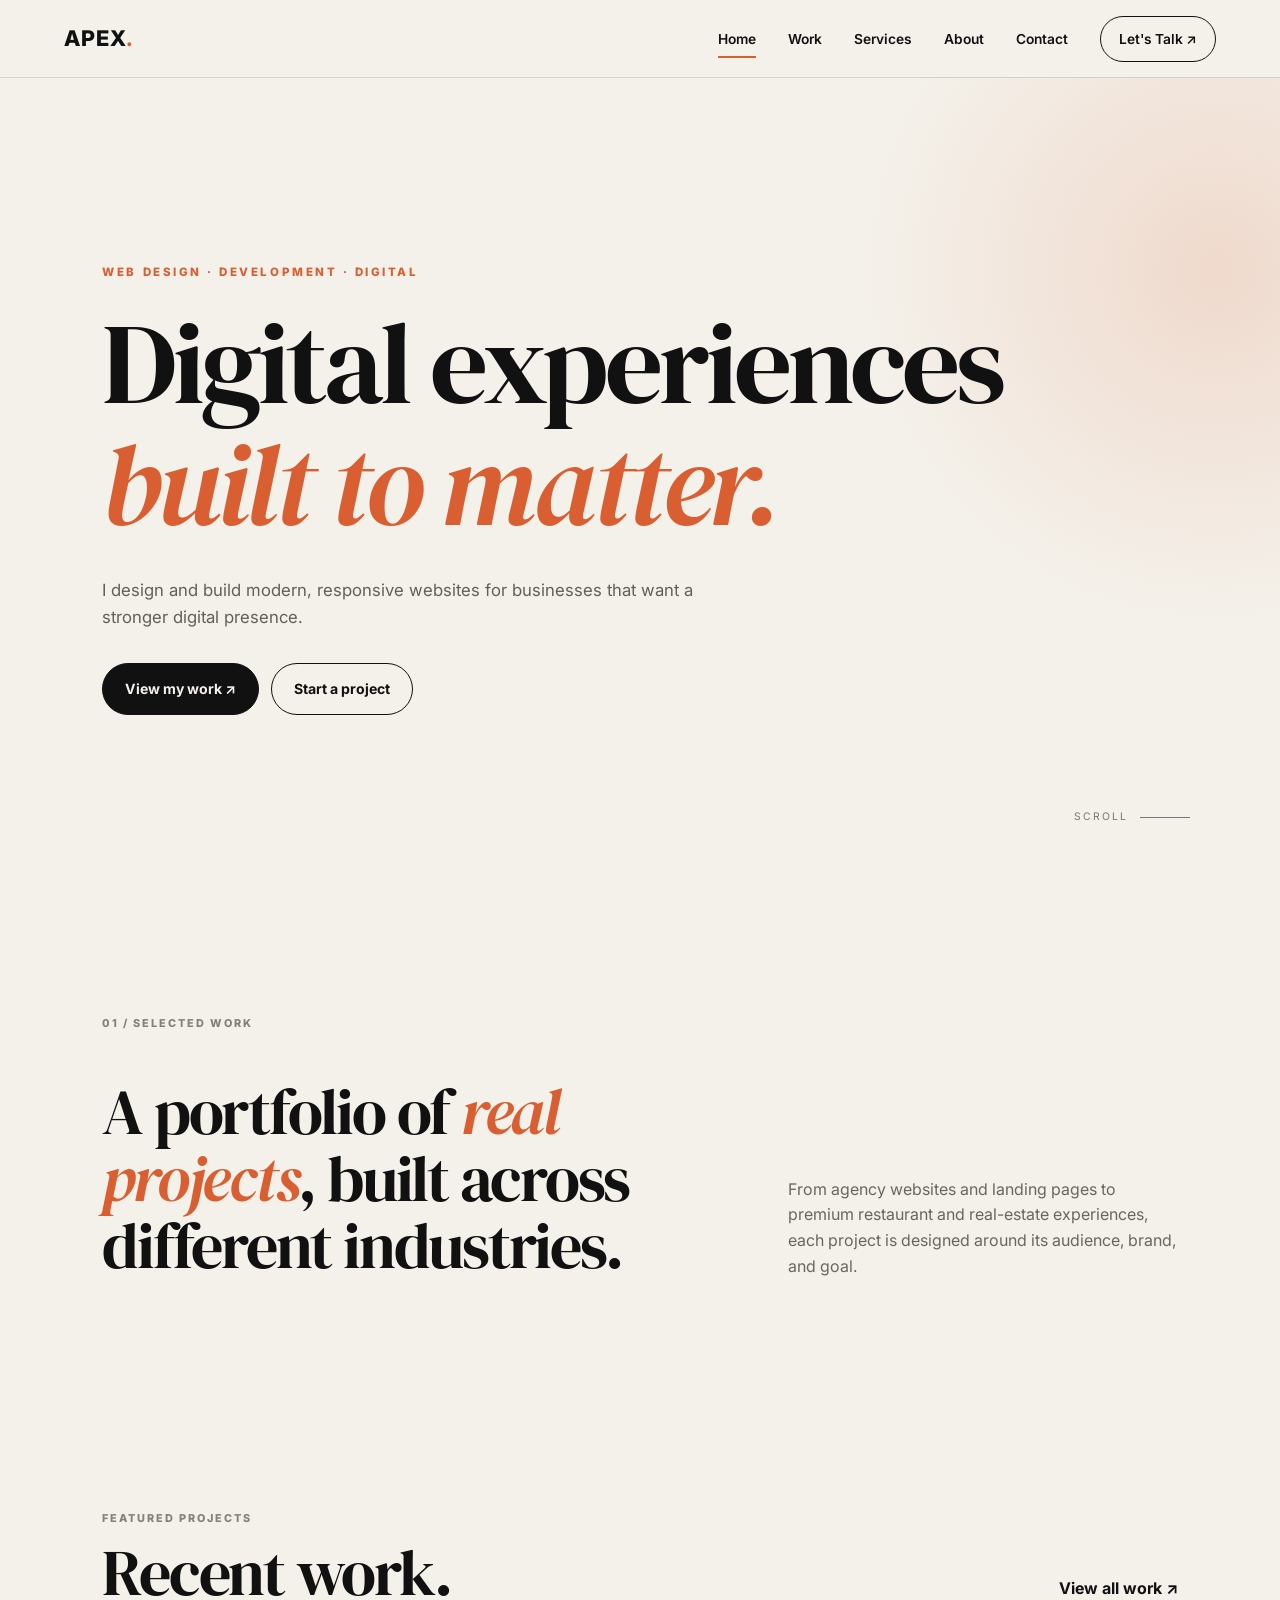
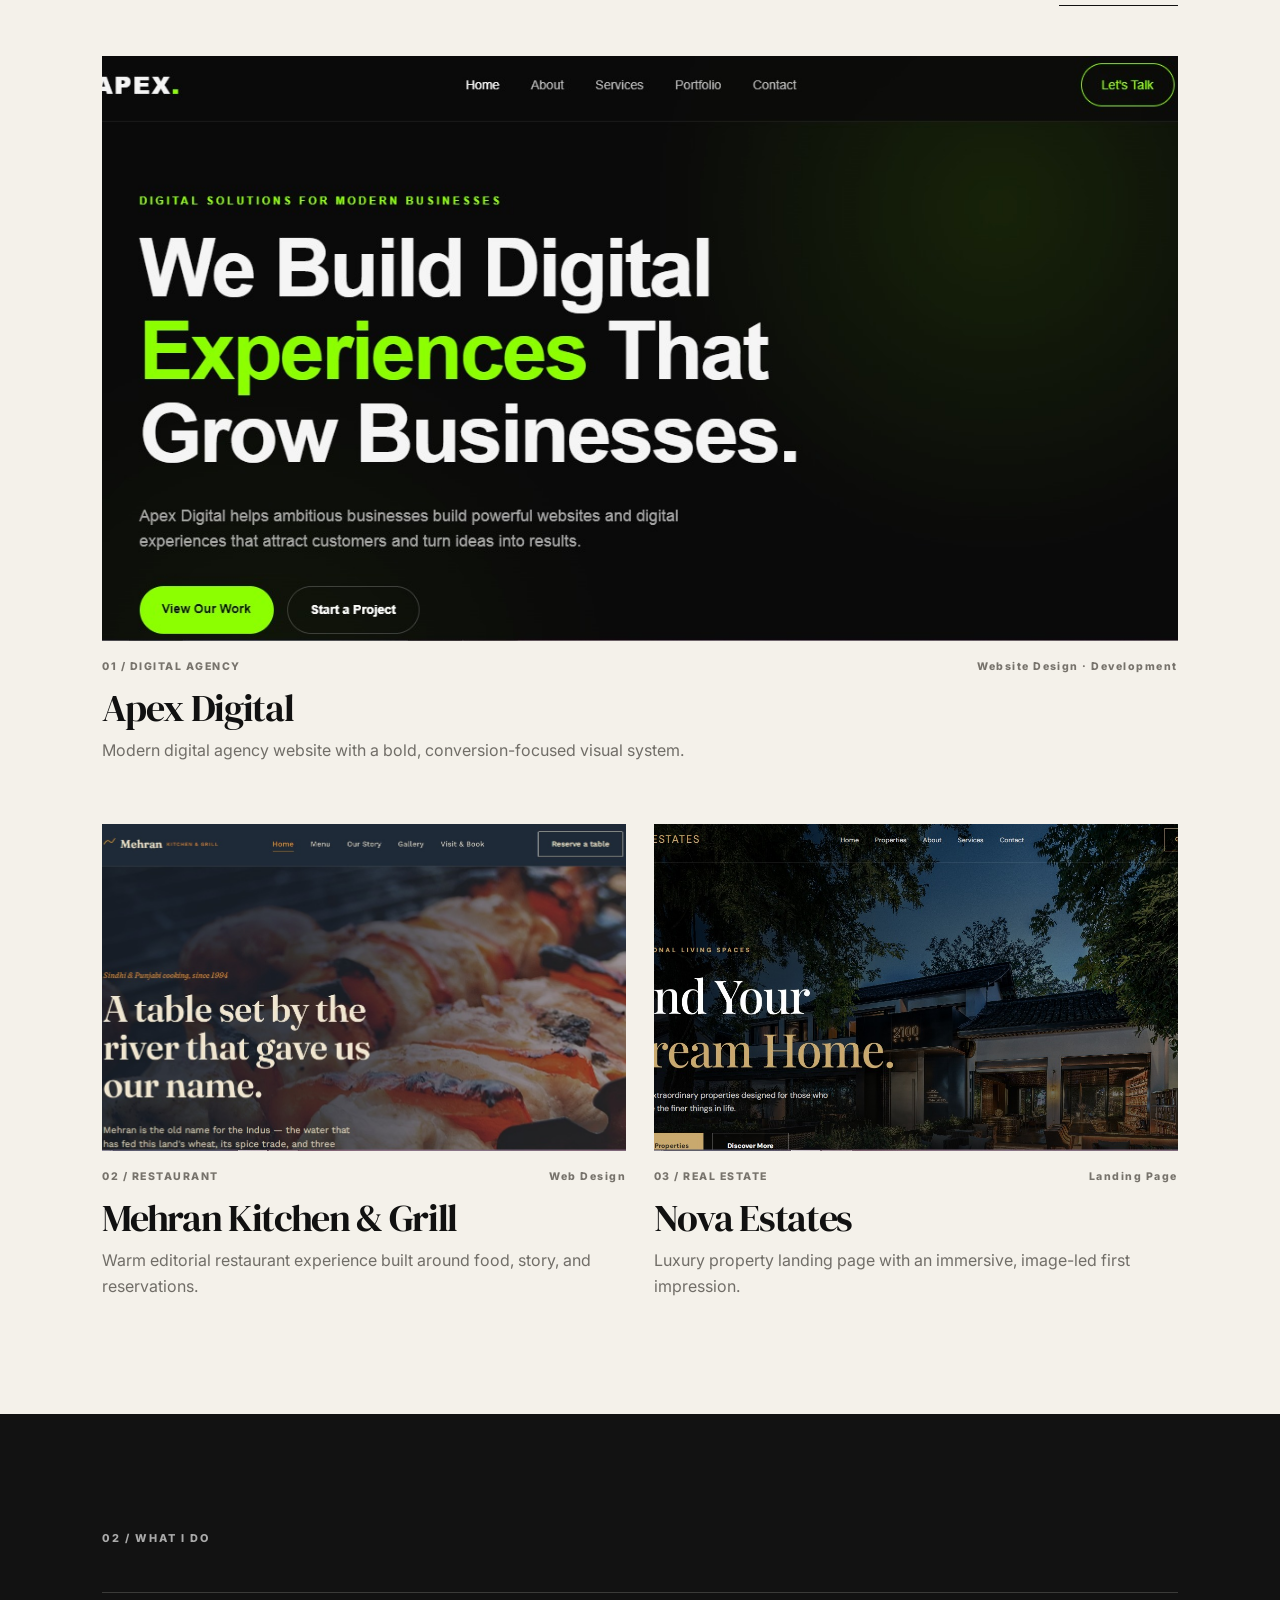
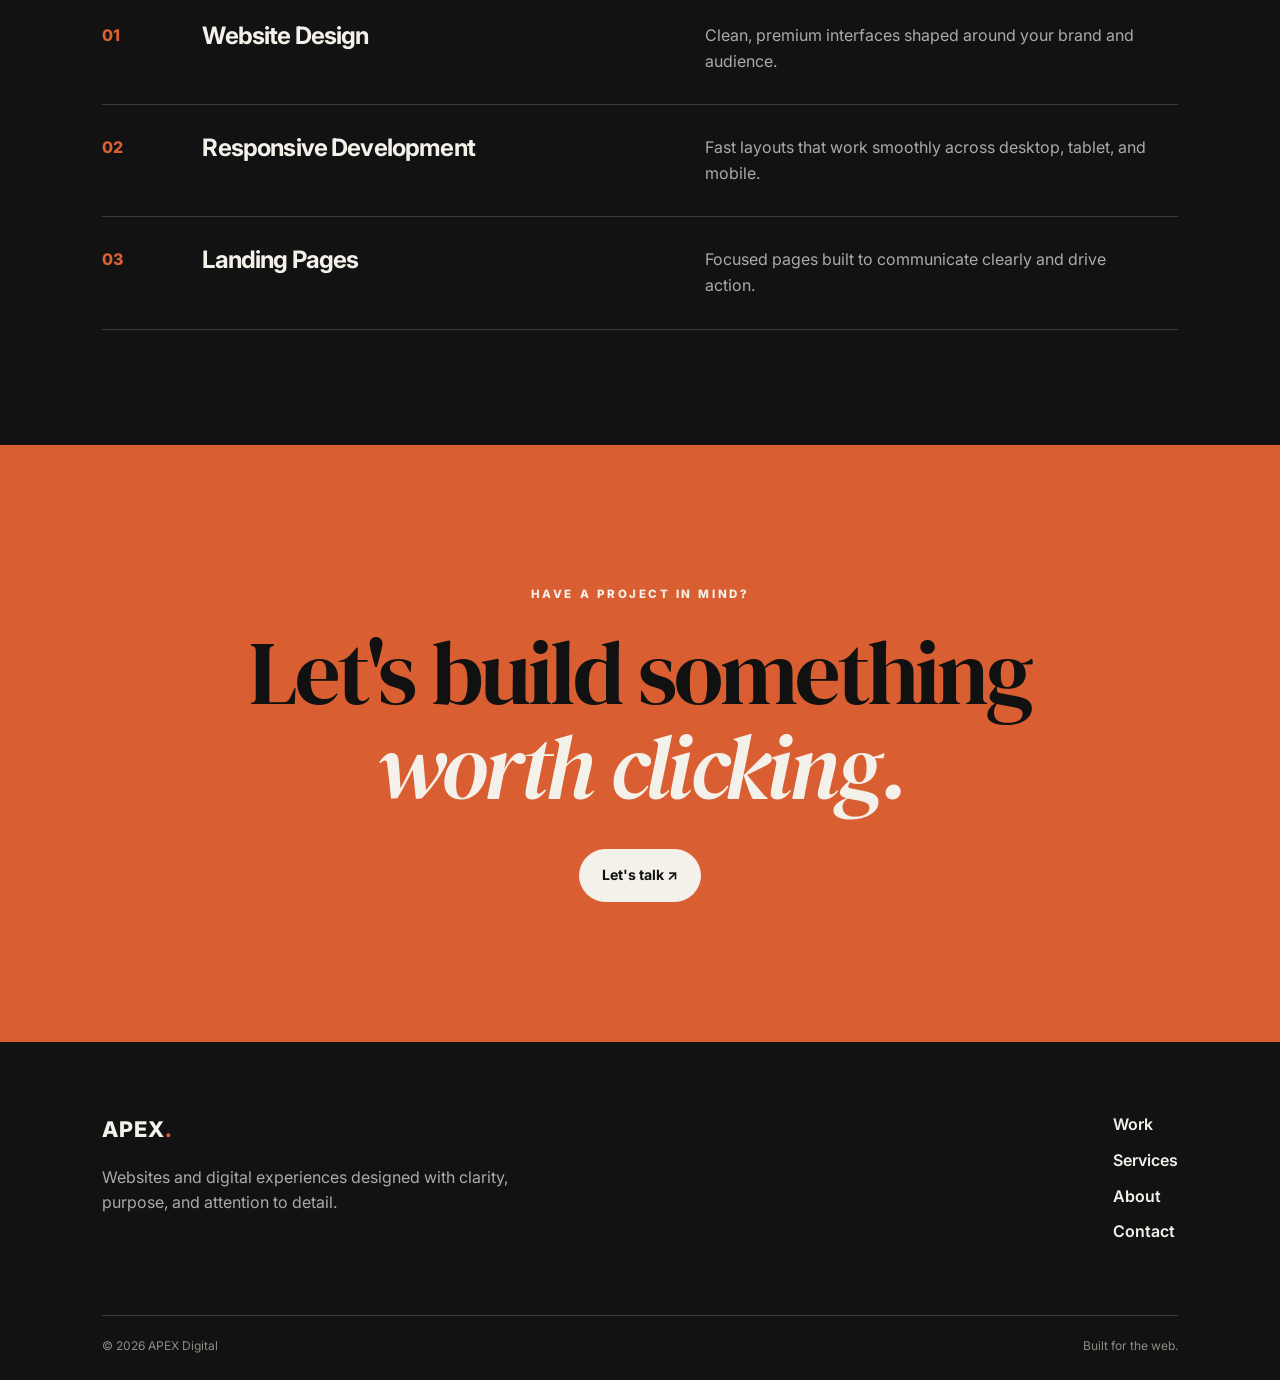
<file: apex-portfolio-pro/index.html>
<!DOCTYPE html>
<html lang="en">

<head>
    <meta charset="UTF-8">
    <meta name="viewport" content="width=device-width,initial-scale=1.0">
    <meta name="description" content="Modern responsive websites, landing pages and digital experiences.">
    <title>APEX Digital — Web Design & Development</title>
    <link rel="preconnect" href="https://fonts.googleapis.com">
    <link rel="preconnect" href="https://fonts.gstatic.com" crossorigin>
    <link
        href="https://fonts.googleapis.com/css2?family=DM+Serif+Display:ital@0;1&family=Inter:wght@400;500;600;700;800&display=swap"
        rel="stylesheet">
    <link rel="stylesheet" href="css/style.css">
</head>

<body>
    <div class="site-loader"><span>APEX.</span></div>
    <header class="site-header">
        <a class="logo" href="index.html">APEX<span>.</span></a>
        <button class="menu-toggle" aria-label="Open menu" aria-expanded="false"><span></span><span></span></button>
        <nav class="nav">
            <a href="index.html" data-page="home">Home</a><a href="projects.html" data-page="projects">Work</a>
            <a href="services.html" data-page="services">Services</a><a href="about.html" data-page="about">About</a>
            <a href="contact.html" data-page="contact">Contact</a><a class="nav-cta" href="contact.html">Let's Talk
                ↗</a>
        </nav>
    </header>
    <main>
        <section class="hero home-hero">
            <div class="hero-copy">
                <p class="eyebrow">WEB DESIGN · DEVELOPMENT · DIGITAL</p>
                <h1>Digital experiences<br><em>built to matter.</em></h1>
                <p class="hero-text">I design and build modern, responsive websites for businesses that want a stronger
                    digital presence.</p>
                <div class="hero-actions"><a class="btn btn-primary" href="projects.html">View my work ↗</a><a
                        class="btn btn-ghost" href="contact.html">Start a project</a></div>
            </div>
            <div class="hero-side">SCROLL <i></i></div>
        </section>
        <section class="section intro">
            <div class="section-label">01 / SELECTED WORK</div>
            <div class="intro-grid">
                <h2>A portfolio of <em>real projects</em>, built across different industries.</h2>
                <p>From agency websites and landing pages to premium restaurant and real-estate experiences, each
                    project is designed around its audience, brand, and goal.</p>
            </div>
        </section>
        <section class="section work-preview">
            <div class="section-head">
                <div>
                    <div class="section-label">FEATURED PROJECTS</div>
                    <h2>Recent work.</h2>
                </div><a class="text-link" href="projects.html">View all work ↗</a>
            </div>
            <div class="project-grid featured">
                <a class="project-card project-large" href="https://apex-digital-five.vercel.app/" target="_blank"
                    rel="noopener">
                    <div class="project-image"><img src="images/apex-digital.jpg" alt="Apex Digital website"><span
                            class="project-arrow">↗</span></div>
                    <div class="project-meta"><span>01 / DIGITAL AGENCY</span><span>Website Design · Development</span>
                    </div>
                    <h3>Apex Digital</h3>
                    <p>Modern digital agency website with a bold, conversion-focused visual system.</p>
                </a>
                <a class="project-card" href="https://mehran-restaurant-beta.vercel.app/" target="_blank"
                    rel="noopener">
                    <div class="project-image"><img src="images/mehran.jpg" alt="Mehran restaurant website"><span
                            class="project-arrow">↗</span></div>
                    <div class="project-meta"><span>02 / RESTAURANT</span><span>Web Design</span></div>
                    <h3>Mehran Kitchen & Grill</h3>
                    <p>Warm editorial restaurant experience built around food, story, and reservations.</p>
                </a>
                <a class="project-card" href="https://real-estate-landing-page-xi-nine.vercel.app/" target="_blank"
                    rel="noopener">
                    <div class="project-image"><img src="images/real-estate.jpg" alt="Nova Estates website"><span
                            class="project-arrow">↗</span></div>
                    <div class="project-meta"><span>03 / REAL ESTATE</span><span>Landing Page</span></div>
                    <h3>Nova Estates</h3>
                    <p>Luxury property landing page with an immersive, image-led first impression.</p>
                </a>
            </div>
        </section>
        <section class="section services-strip">
            <div class="section-label">02 / WHAT I DO</div>
            <div class="service-list">
                <div><span>01</span>
                    <h3>Website Design</h3>
                    <p>Clean, premium interfaces shaped around your brand and audience.</p>
                </div>
                <div><span>02</span>
                    <h3>Responsive Development</h3>
                    <p>Fast layouts that work smoothly across desktop, tablet, and mobile.</p>
                </div>
                <div><span>03</span>
                    <h3>Landing Pages</h3>
                    <p>Focused pages built to communicate clearly and drive action.</p>
                </div>
            </div>
        </section>
        <section class="cta-section">
            <p class="eyebrow">HAVE A PROJECT IN MIND?</p>
            <h2>Let's build something<br><em>worth clicking.</em></h2><a class="btn btn-primary"
                href="contact.html">Let's talk ↗</a>
        </section>
    </main>
    <footer class="footer">
        <div class="footer-top">
            <div><a class="logo footer-logo" href="index.html">APEX<span>.</span></a>
                <p>Websites and digital experiences designed with clarity, purpose, and attention to detail.</p>
            </div>
            <div class="footer-links"><a href="projects.html">Work</a><a href="services.html">Services</a><a
                    href="about.html">About</a><a href="contact.html">Contact</a></div>
        </div>
        <div class="footer-bottom"><span>© <span id="year"></span> APEX Digital</span><span>Built for the web.</span>
        </div>
    </footer>
    <script src="js/script.js"></script>
</body>

</html>
</file>
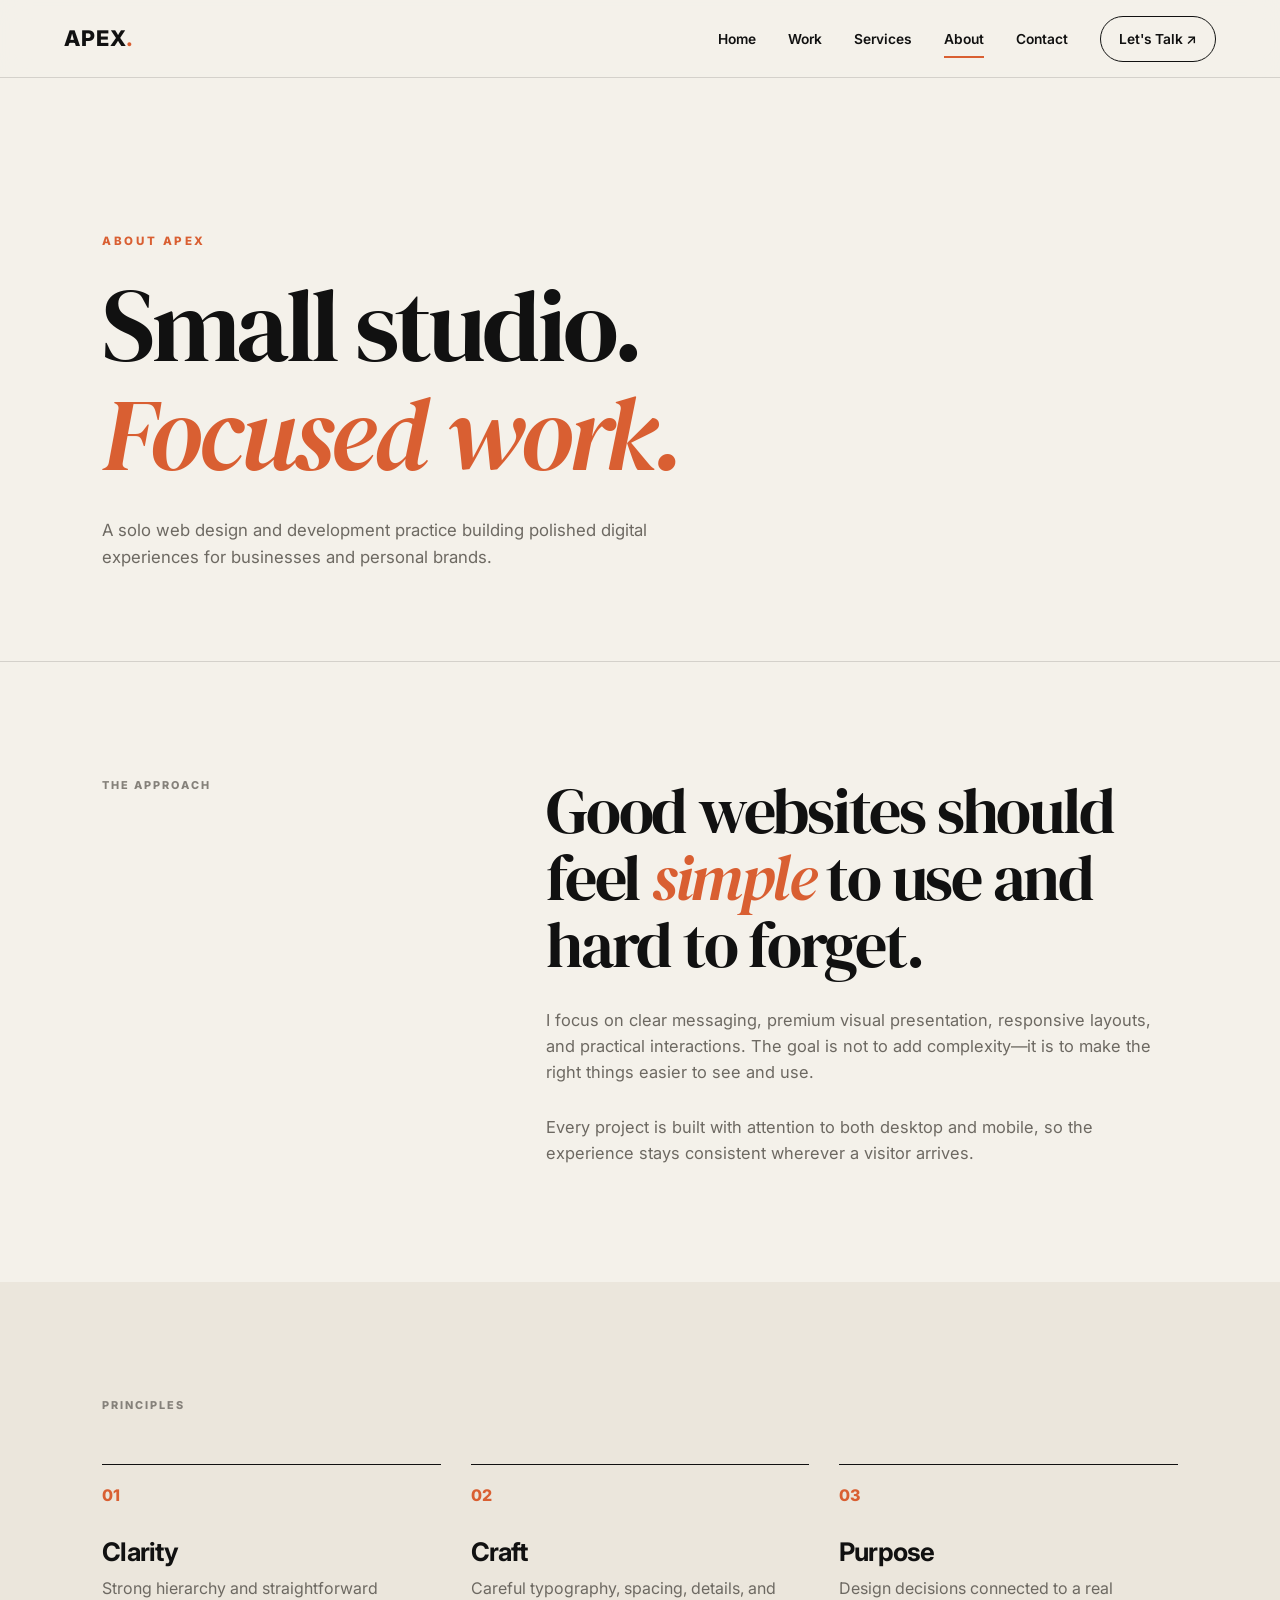
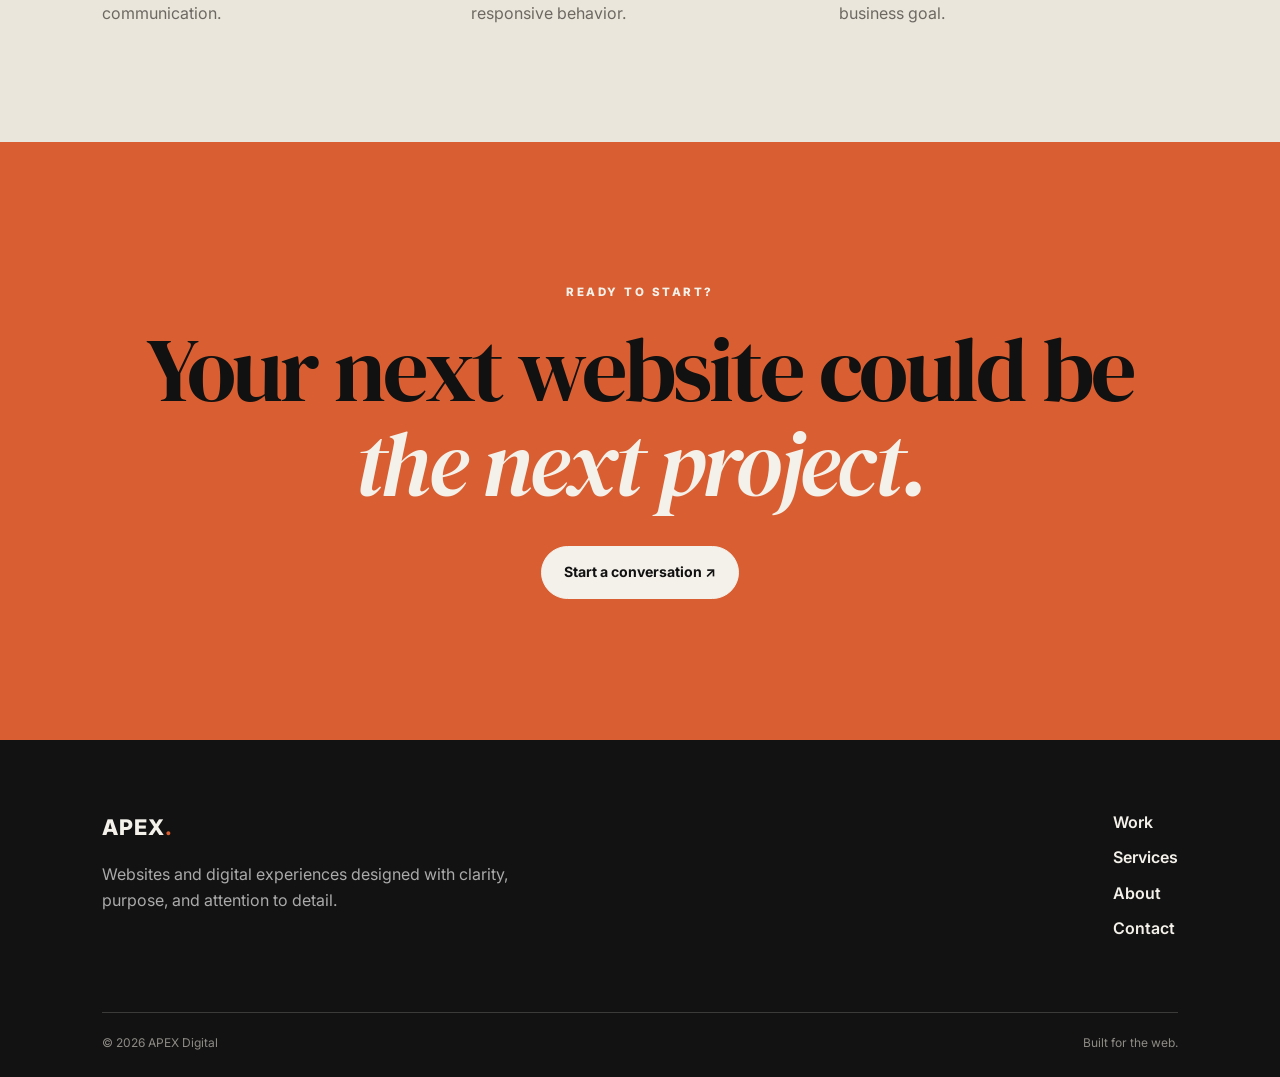
<file: apex-portfolio-pro/about.html>
<!DOCTYPE html>
<html lang="en">

<head>
    <meta charset="UTF-8">
    <meta name="viewport" content="width=device-width,initial-scale=1.0">
    <meta name="description" content="About APEX Digital and its approach to web design and development.">
    <title>APEX Digital — About</title>
    <link rel="preconnect" href="https://fonts.googleapis.com">
    <link rel="preconnect" href="https://fonts.gstatic.com" crossorigin>
    <link
        href="https://fonts.googleapis.com/css2?family=DM+Serif+Display:ital@0;1&family=Inter:wght@400;500;600;700;800&display=swap"
        rel="stylesheet">
    <link rel="stylesheet" href="css/style.css">
</head>

<body>
    <div class="site-loader"><span>APEX.</span></div>
    <header class="site-header">
        <a class="logo" href="index.html">APEX<span>.</span></a>
        <button class="menu-toggle" aria-label="Open menu" aria-expanded="false"><span></span><span></span></button>
        <nav class="nav">
            <a href="index.html" data-page="home">Home</a><a href="projects.html" data-page="projects">Work</a>
            <a href="services.html" data-page="services">Services</a><a href="about.html" data-page="about">About</a>
            <a href="contact.html" data-page="contact">Contact</a><a class="nav-cta" href="contact.html">Let's Talk
                ↗</a>
        </nav>
    </header>
    <main>
        <section class="page-hero">
            <div>
                <p class="eyebrow">ABOUT APEX</p>
                <h1>Small studio.<br><em>Focused work.</em></h1>
                <p>A solo web design and development practice building polished digital experiences for businesses and
                    personal brands.</p>
            </div>
        </section>
        <section class="section about-grid">
            <div class="section-label">THE APPROACH</div>
            <div>
                <h2>Good websites should feel <em>simple</em> to use and hard to forget.</h2>
                <p>I focus on clear messaging, premium visual presentation, responsive layouts, and practical
                    interactions. The goal is not to add complexity—it is to make the right things easier to see and
                    use.</p>
                <p>Every project is built with attention to both desktop and mobile, so the experience stays consistent
                    wherever a visitor arrives.</p>
            </div>
        </section>
        <section class="section values">
            <div class="section-label">PRINCIPLES</div>
            <div class="value-grid">
                <div><span>01</span>
                    <h3>Clarity</h3>
                    <p>Strong hierarchy and straightforward communication.</p>
                </div>
                <div><span>02</span>
                    <h3>Craft</h3>
                    <p>Careful typography, spacing, details, and responsive behavior.</p>
                </div>
                <div><span>03</span>
                    <h3>Purpose</h3>
                    <p>Design decisions connected to a real business goal.</p>
                </div>
            </div>
        </section>
        <section class="cta-section">
            <p class="eyebrow">READY TO START?</p>
            <h2>Your next website could be<br><em>the next project.</em></h2><a class="btn btn-primary"
                href="contact.html">Start a conversation ↗</a>
        </section>
    </main>
    <footer class="footer">
        <div class="footer-top">
            <div><a class="logo footer-logo" href="index.html">APEX<span>.</span></a>
                <p>Websites and digital experiences designed with clarity, purpose, and attention to detail.</p>
            </div>
            <div class="footer-links"><a href="projects.html">Work</a><a href="services.html">Services</a><a
                    href="about.html">About</a><a href="contact.html">Contact</a></div>
        </div>
        <div class="footer-bottom"><span>© <span id="year"></span> APEX Digital</span><span>Built for the web.</span>
        </div>
    </footer>
    <script src="js/script.js"></script>
</body>

</html>
</file>
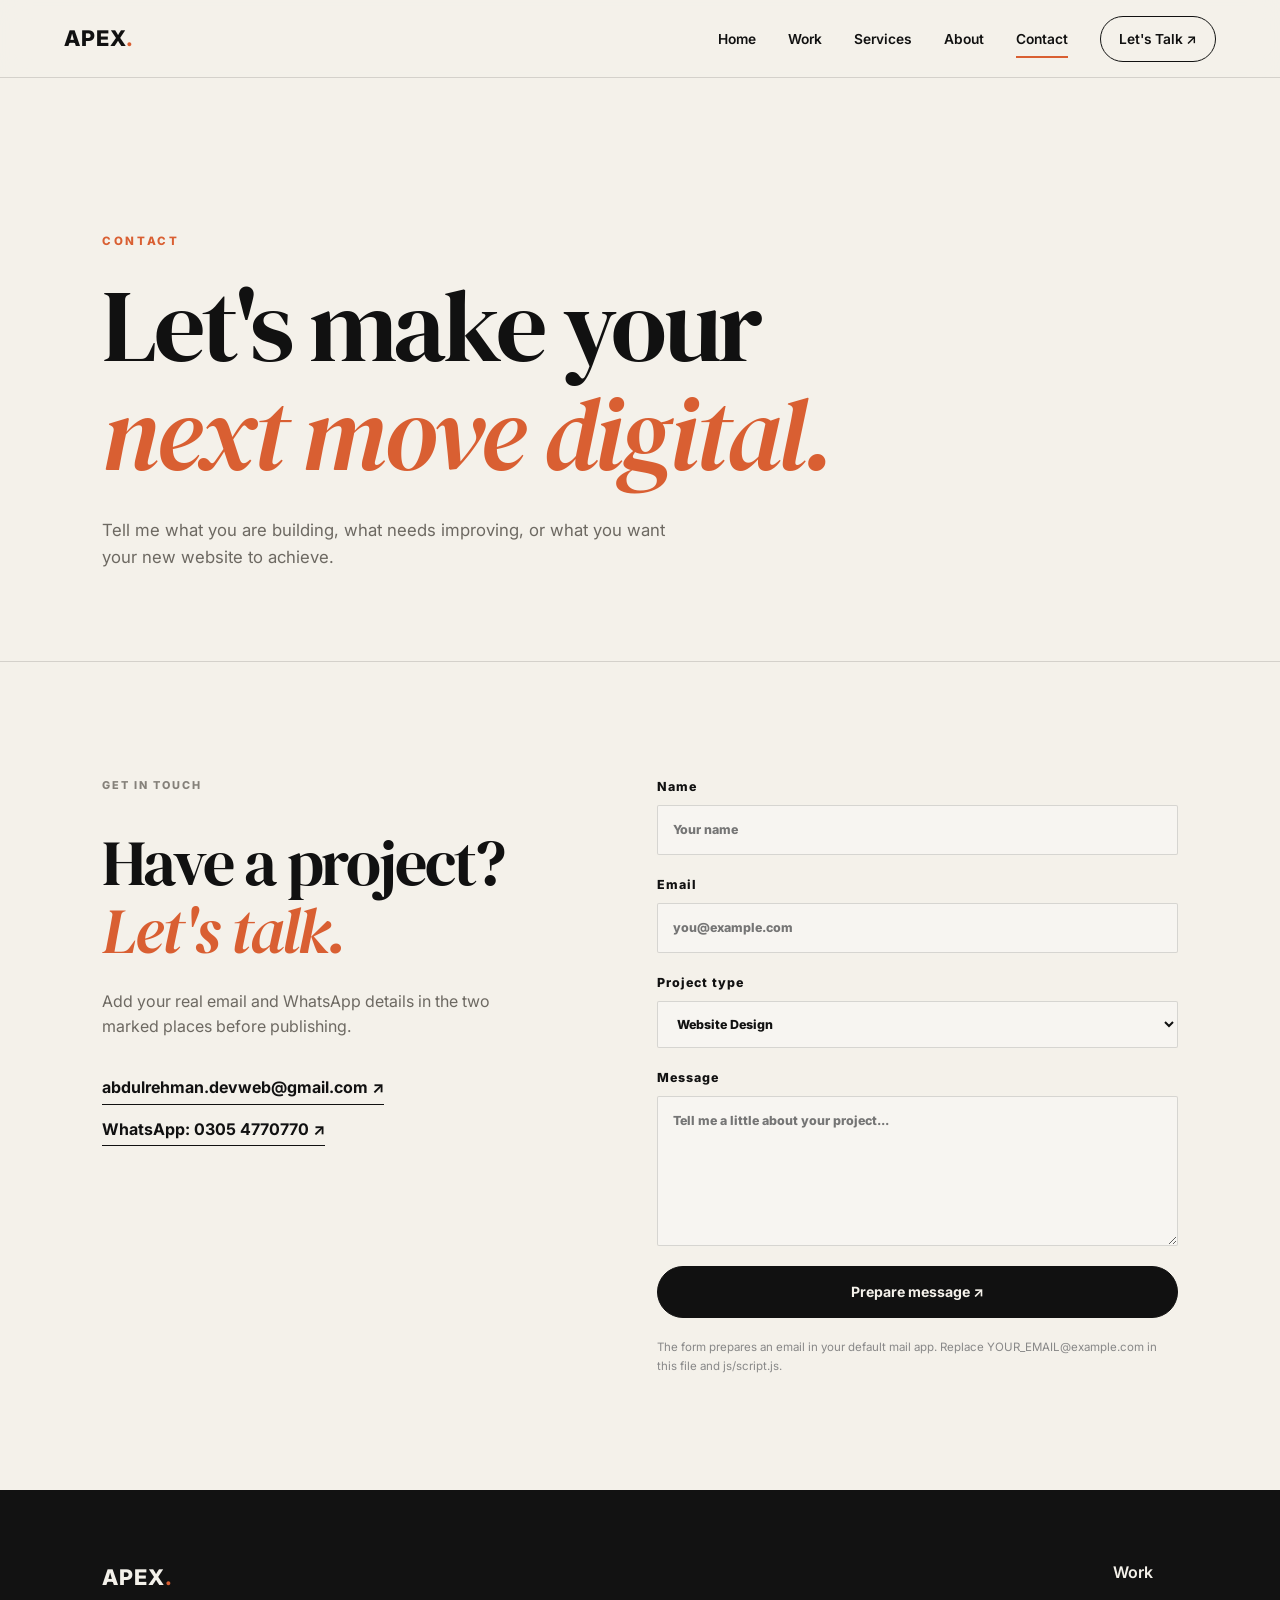
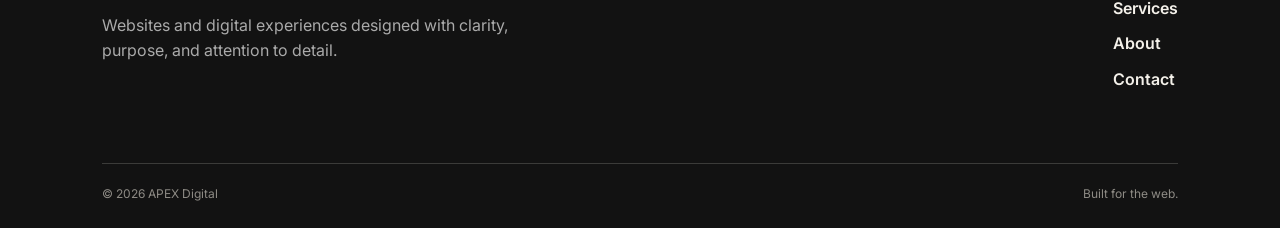
<file: apex-portfolio-pro/contact.html>
<!DOCTYPE html>
<html lang="en">

<head>
    <meta charset="UTF-8">
    <meta name="viewport" content="width=device-width,initial-scale=1.0">
    <meta name="description" content="Contact APEX Digital about your next website project.">
    <title>APEX Digital — Contact</title>
    <link rel="preconnect" href="https://fonts.googleapis.com">
    <link rel="preconnect" href="https://fonts.gstatic.com" crossorigin>
    <link
        href="https://fonts.googleapis.com/css2?family=DM+Serif+Display:ital@0;1&family=Inter:wght@400;500;600;700;800&display=swap"
        rel="stylesheet">
    <link rel="stylesheet" href="css/style.css">
</head>

<body>
    <div class="site-loader"><span>APEX.</span></div>
    <header class="site-header">
        <a class="logo" href="index.html">APEX<span>.</span></a>
        <button class="menu-toggle" aria-label="Open menu" aria-expanded="false"><span></span><span></span></button>
        <nav class="nav">
            <a href="index.html" data-page="home">Home</a><a href="projects.html" data-page="projects">Work</a>
            <a href="services.html" data-page="services">Services</a><a href="about.html" data-page="about">About</a>
            <a href="contact.html" data-page="contact">Contact</a><a class="nav-cta" href="contact.html">Let's Talk
                ↗</a>
        </nav>
    </header>
    <main>
        <section class="page-hero contact-hero">
            <div>
                <p class="eyebrow">CONTACT</p>
                <h1>Let's make your<br><em>next move digital.</em></h1>
                <p>Tell me what you are building, what needs improving, or what you want your new website to achieve.
                </p>
            </div>
        </section>
        <section class="section contact-section">
            <div class="contact-info">
                <div class="section-label">GET IN TOUCH</div>
                <h2>Have a project?<br><em>Let's talk.</em></h2>
                <p>Add your real email and WhatsApp details in the two marked places before publishing.</p>
                <div class="contact-lines"><a href="mailto:abdulrehman.devweb@gmail.com">abdulrehman.devweb@gmail.com ↗</a><a
                        href="https://wa.me/923054770770" target="_blank" rel="noopener">WhatsApp: 0305 4770770 ↗</a></div>
            </div>
            <form class="contact-form" id="contactForm"><label>Name<input name="name" required
                        placeholder="Your name"></label><label>Email<input name="email" type="email" required
                        placeholder="you@example.com"></label>
                <label>Project type<select name="type">
                        <option>Website Design</option>
                        <option>Landing Page</option>
                        <option>Website Redesign</option>
                        <option>Restaurant Website</option>
                        <option>Other</option>
                    </select></label>
                <label>Message<textarea name="message" required
                        placeholder="Tell me a little about your project..."></textarea></label><button
                    class="btn btn-primary" type="submit">Prepare message ↗</button>
                <p class="form-note">The form prepares an email in your default mail app. Replace YOUR_EMAIL@example.com
                    in this file and js/script.js.</p>
            </form>
        </section>
    </main>
    <footer class="footer">
        <div class="footer-top">
            <div><a class="logo footer-logo" href="index.html">APEX<span>.</span></a>
                <p>Websites and digital experiences designed with clarity, purpose, and attention to detail.</p>
            </div>
            <div class="footer-links"><a href="projects.html">Work</a><a href="services.html">Services</a><a
                    href="about.html">About</a><a href="contact.html">Contact</a></div>
        </div>
        <div class="footer-bottom"><span>© <span id="year"></span> APEX Digital</span><span>Built for the web.</span>
        </div>
    </footer>
    <script src="js/script.js"></script>
</body>

</html>
</file>
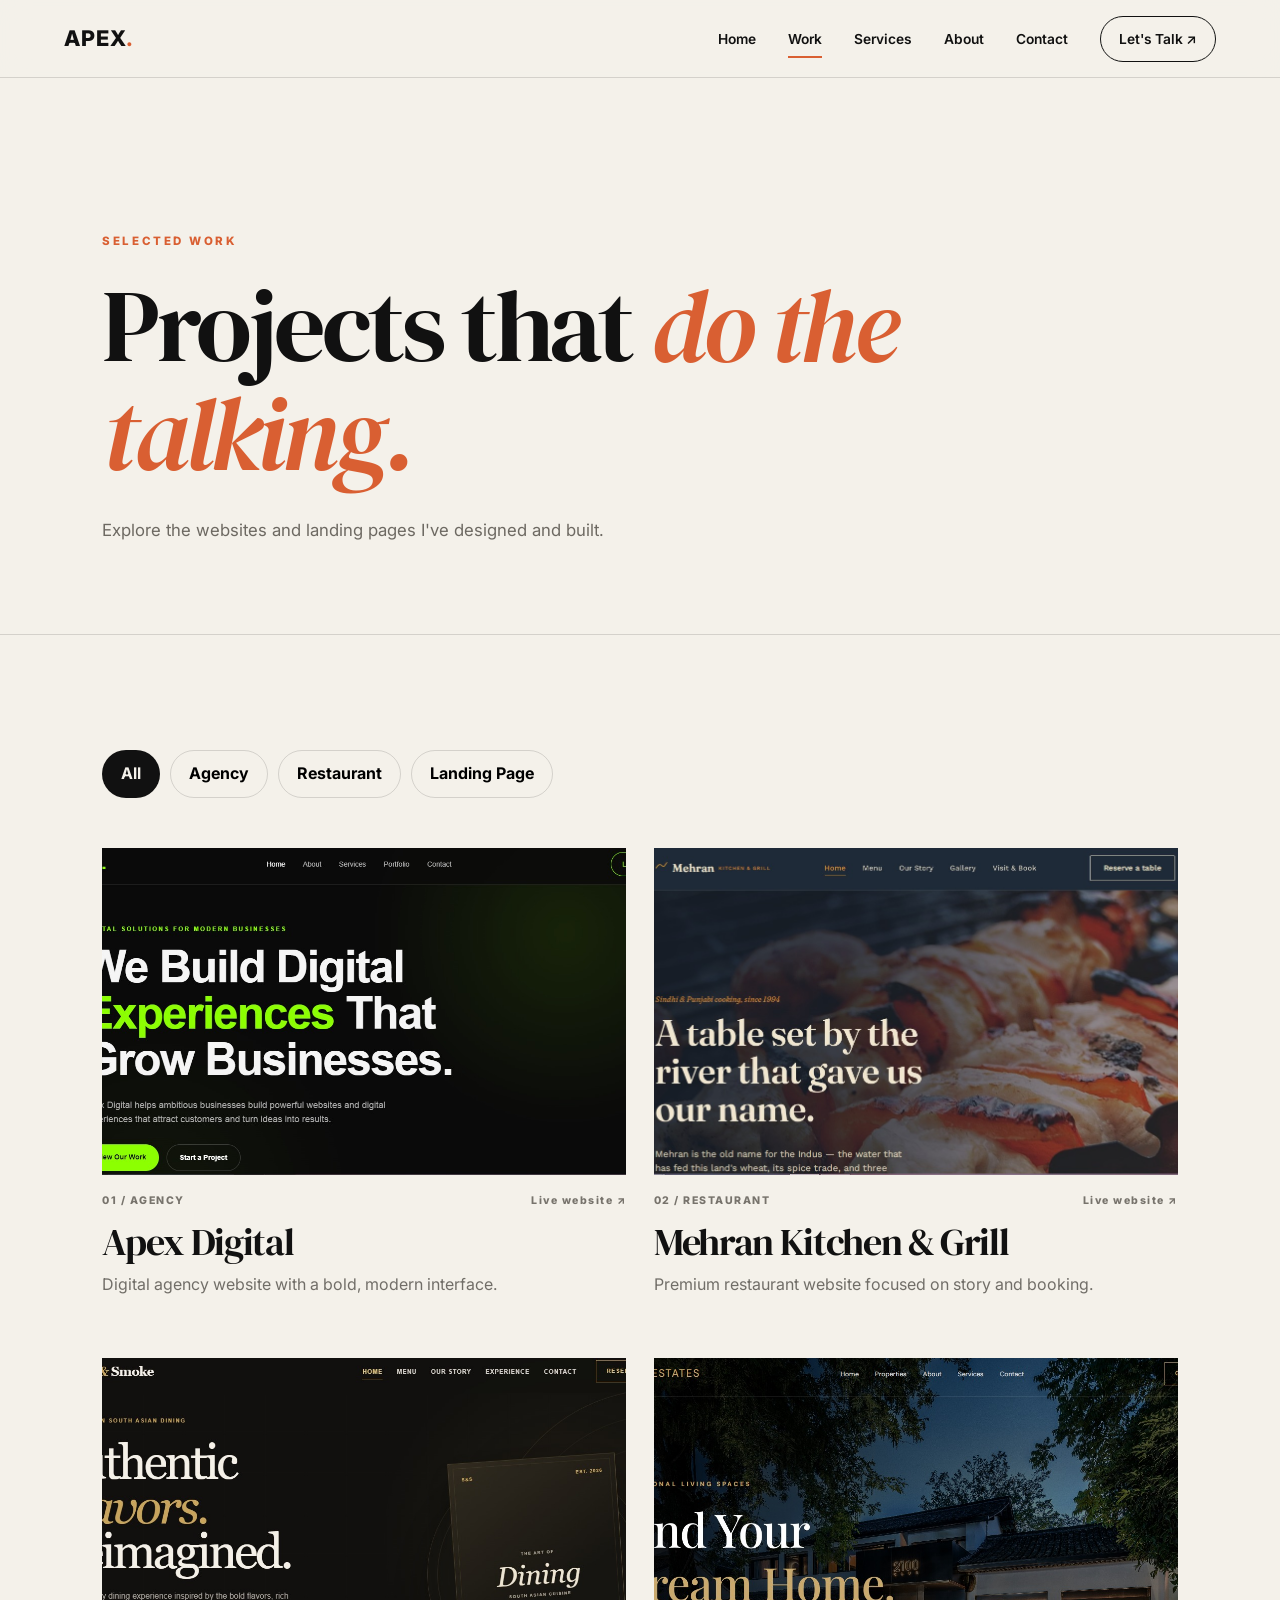
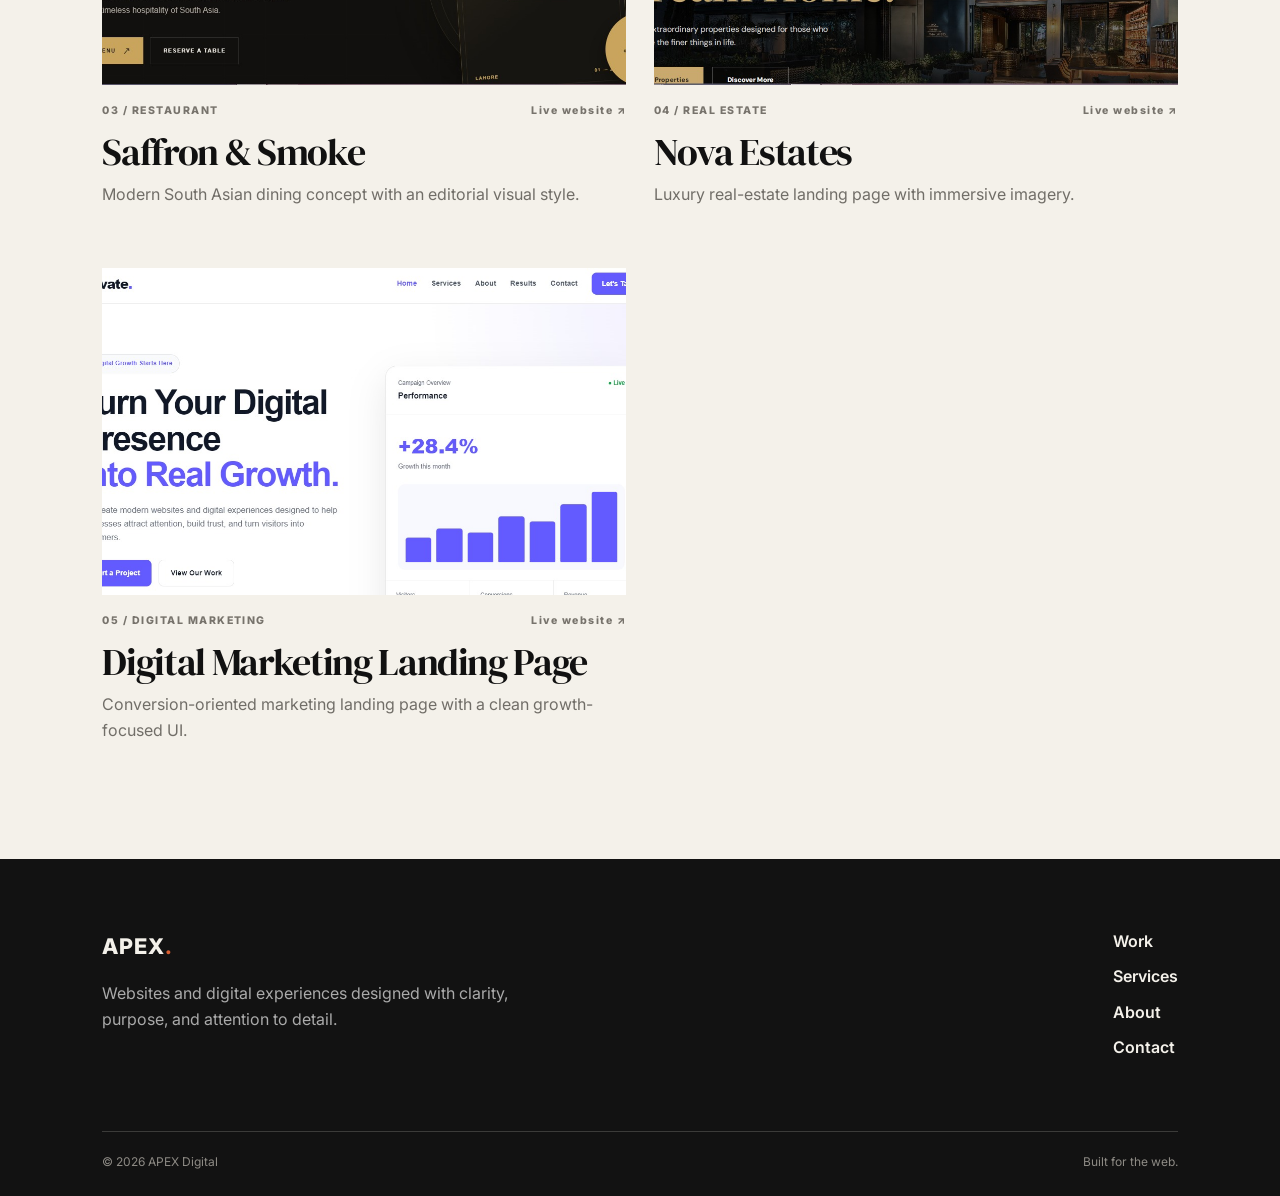
<file: apex-portfolio-pro/projects.html>
<!DOCTYPE html>
<html lang="en">

<head>
    <meta charset="UTF-8">
    <meta name="viewport" content="width=device-width,initial-scale=1.0">
    <meta name="description" content="Selected website and landing page projects by APEX Digital.">
    <title>APEX Digital — Projects</title>
    <link rel="preconnect" href="https://fonts.googleapis.com">
    <link rel="preconnect" href="https://fonts.gstatic.com" crossorigin>
    <link
        href="https://fonts.googleapis.com/css2?family=DM+Serif+Display:ital@0;1&family=Inter:wght@400;500;600;700;800&display=swap"
        rel="stylesheet">
    <link rel="stylesheet" href="css/style.css">
</head>

<body>
    <div class="site-loader"><span>APEX.</span></div>
    <header class="site-header">
        <a class="logo" href="index.html">APEX<span>.</span></a>
        <button class="menu-toggle" aria-label="Open menu" aria-expanded="false"><span></span><span></span></button>
        <nav class="nav">
            <a href="index.html" data-page="home">Home</a><a href="projects.html" data-page="projects">Work</a>
            <a href="services.html" data-page="services">Services</a><a href="about.html" data-page="about">About</a>
            <a href="contact.html" data-page="contact">Contact</a><a class="nav-cta" href="contact.html">Let's Talk
                ↗</a>
        </nav>
    </header>
    <main>
        <section class="page-hero">
            <div>
                <p class="eyebrow">SELECTED WORK</p>
                <h1>Projects that <em>do the talking.</em></h1>
                <p>Explore the websites and landing pages I've designed and built.</p>
            </div>
        </section>
        <section class="section projects-section">
            <div class="filters"><button class="filter active" data-filter="all">All</button><button class="filter"
                    data-filter="agency">Agency</button><button class="filter"
                    data-filter="restaurant">Restaurant</button><button class="filter" data-filter="landing">Landing
                    Page</button></div>
            <div class="project-grid all-projects">
                <a class="project-card project-item" data-category="agency" href="https://apex-digital-five.vercel.app/"
                    target="_blank" rel="noopener">
                    <div class="project-image"><img src="images/apex-digital.jpg" alt="Apex Digital"><span
                            class="project-arrow">↗</span></div>
                    <div class="project-meta"><span>01 / AGENCY</span><span>Live website ↗</span></div>
                    <h3>Apex Digital</h3>
                    <p>Digital agency website with a bold, modern interface.</p>
                </a>
                <a class="project-card project-item" data-category="restaurant"
                    href="https://mehran-restaurant-beta.vercel.app/" target="_blank" rel="noopener">
                    <div class="project-image"><img src="images/mehran.jpg" alt="Mehran"><span
                            class="project-arrow">↗</span></div>
                    <div class="project-meta"><span>02 / RESTAURANT</span><span>Live website ↗</span></div>
                    <h3>Mehran Kitchen & Grill</h3>
                    <p>Premium restaurant website focused on story and booking.</p>
                </a>
                <a class="project-card project-item" data-category="restaurant"
                    href="https://saffron-smoke-restaurant.vercel.app/" target="_blank" rel="noopener">
                    <div class="project-image"><img src="images/saffron-smoke.jpg" alt="Saffron & Smoke"><span
                            class="project-arrow">↗</span></div>
                    <div class="project-meta"><span>03 / RESTAURANT</span><span>Live website ↗</span></div>
                    <h3>Saffron & Smoke</h3>
                    <p>Modern South Asian dining concept with an editorial visual style.</p>
                </a>
                <a class="project-card project-item" data-category="landing"
                    href="https://real-estate-landing-page-xi-nine.vercel.app/" target="_blank" rel="noopener">
                    <div class="project-image"><img src="images/real-estate.jpg" alt="Nova Estates"><span
                            class="project-arrow">↗</span></div>
                    <div class="project-meta"><span>04 / REAL ESTATE</span><span>Live website ↗</span></div>
                    <h3>Nova Estates</h3>
                    <p>Luxury real-estate landing page with immersive imagery.</p>
                </a>
                <a class="project-card project-item" data-category="landing"
                    href="https://digital-marketing-landing-page-liart.vercel.app/" target="_blank" rel="noopener">
                    <div class="project-image"><img src="images/digital-marketing.jpg"
                            alt="Digital marketing landing page"><span class="project-arrow">↗</span></div>
                    <div class="project-meta"><span>05 / DIGITAL MARKETING</span><span>Live website ↗</span></div>
                    <h3>Digital Marketing Landing Page</h3>
                    <p>Conversion-oriented marketing landing page with a clean growth-focused UI.</p>
                </a>
            </div>
        </section>
    </main>
    <footer class="footer">
        <div class="footer-top">
            <div><a class="logo footer-logo" href="index.html">APEX<span>.</span></a>
                <p>Websites and digital experiences designed with clarity, purpose, and attention to detail.</p>
            </div>
            <div class="footer-links"><a href="projects.html">Work</a><a href="services.html">Services</a><a
                    href="about.html">About</a><a href="contact.html">Contact</a></div>
        </div>
        <div class="footer-bottom"><span>© <span id="year"></span> APEX Digital</span><span>Built for the web.</span>
        </div>
    </footer>
    <script src="js/script.js"></script>
</body>

</html>
</file>
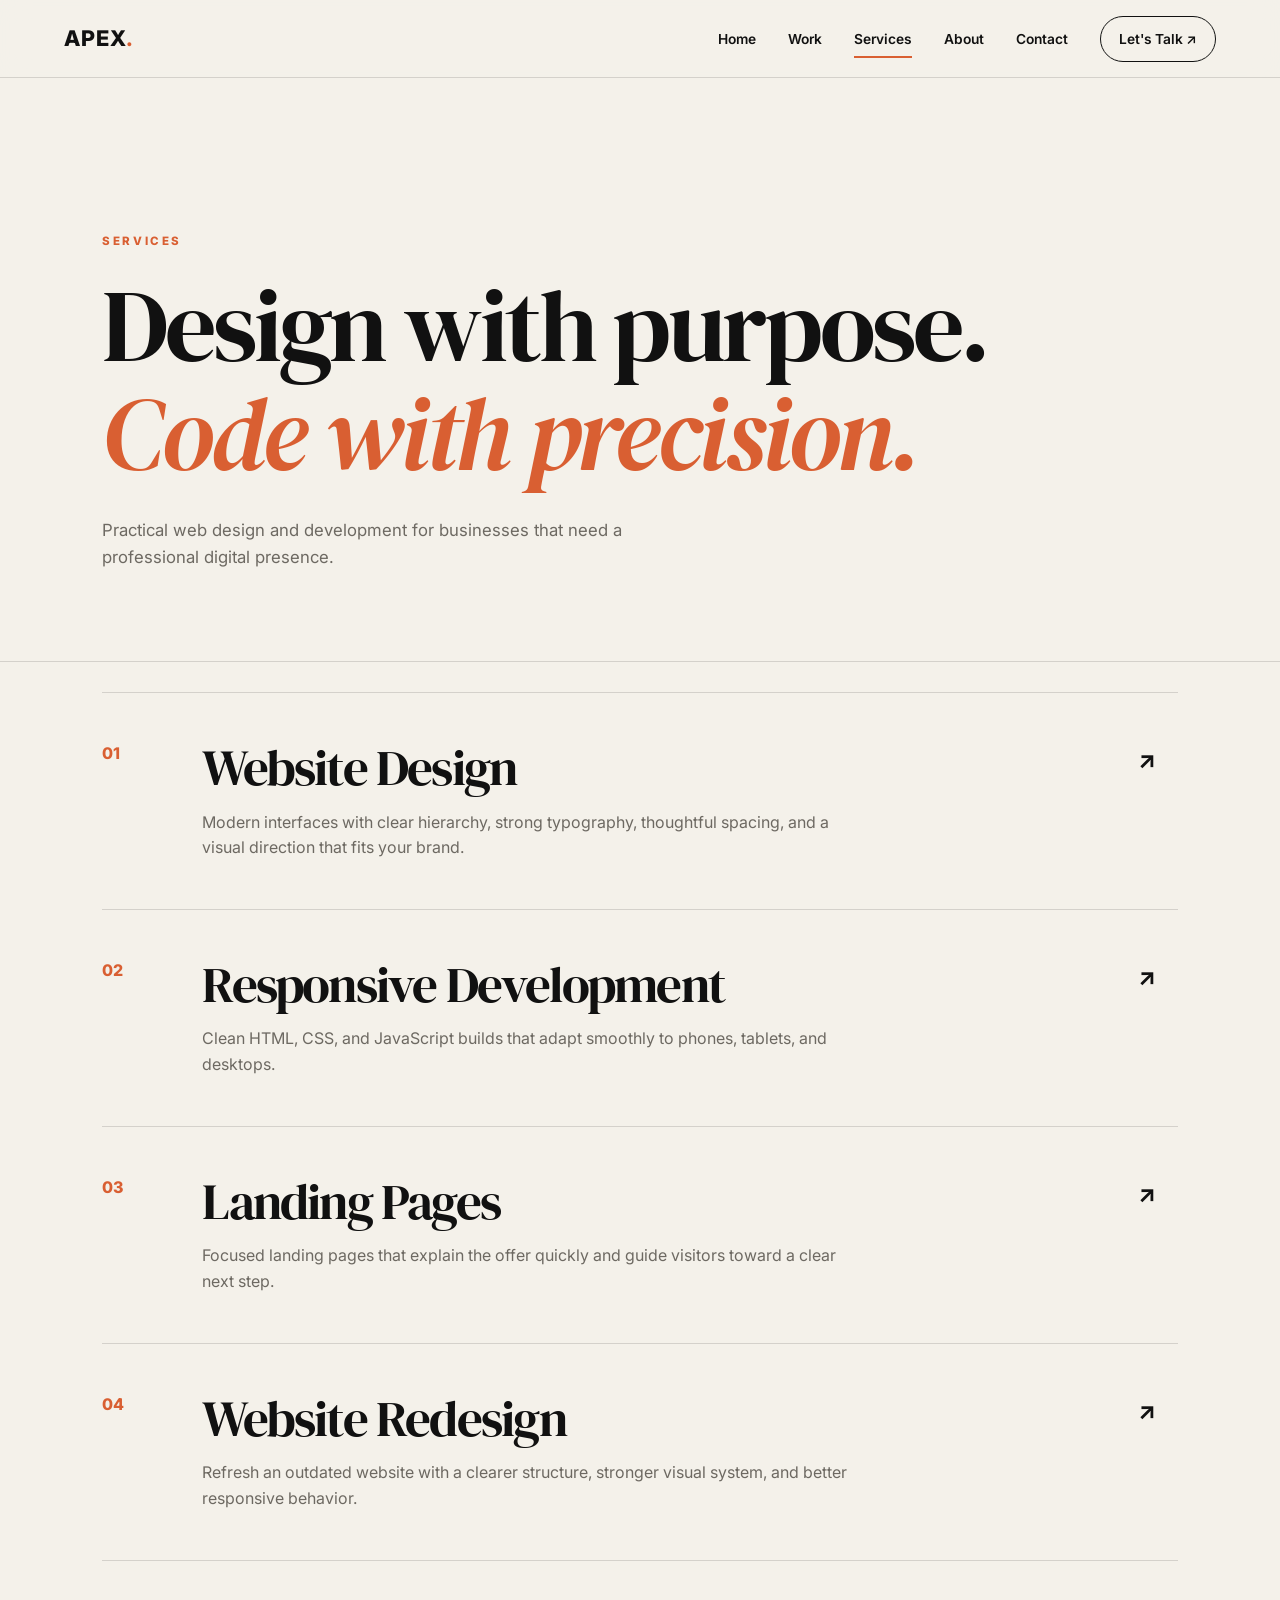
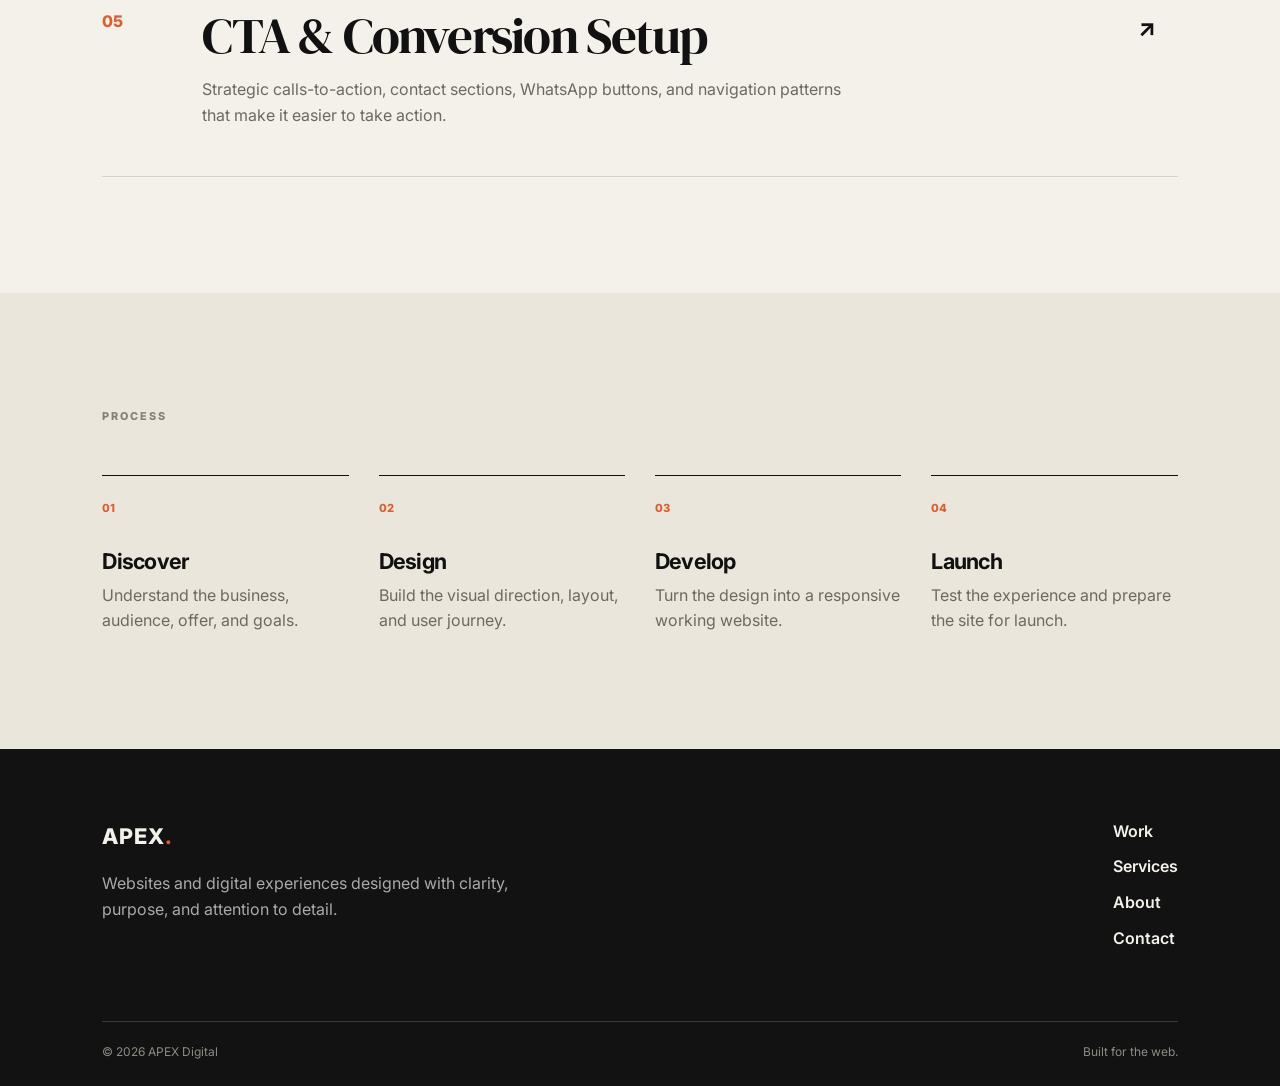
<file: apex-portfolio-pro/services.html>
<!DOCTYPE html>
<html lang="en">

<head>
    <meta charset="UTF-8">
    <meta name="viewport" content="width=device-width,initial-scale=1.0">
    <meta name="description" content="Website design, responsive development, landing pages and redesign.">
    <title>APEX Digital — Services</title>
    <link rel="preconnect" href="https://fonts.googleapis.com">
    <link rel="preconnect" href="https://fonts.gstatic.com" crossorigin>
    <link
        href="https://fonts.googleapis.com/css2?family=DM+Serif+Display:ital@0;1&family=Inter:wght@400;500;600;700;800&display=swap"
        rel="stylesheet">
    <link rel="stylesheet" href="css/style.css">
</head>

<body>
    <div class="site-loader"><span>APEX.</span></div>
    <header class="site-header">
        <a class="logo" href="index.html">APEX<span>.</span></a>
        <button class="menu-toggle" aria-label="Open menu" aria-expanded="false"><span></span><span></span></button>
        <nav class="nav">
            <a href="index.html" data-page="home">Home</a><a href="projects.html" data-page="projects">Work</a>
            <a href="services.html" data-page="services">Services</a><a href="about.html" data-page="about">About</a>
            <a href="contact.html" data-page="contact">Contact</a><a class="nav-cta" href="contact.html">Let's Talk
                ↗</a>
        </nav>
    </header>
    <main>
        <section class="page-hero">
            <div>
                <p class="eyebrow">SERVICES</p>
                <h1>Design with purpose.<br><em>Code with precision.</em></h1>
                <p>Practical web design and development for businesses that need a professional digital presence.</p>
            </div>
        </section>
        <section class="section services-page">
            <div class="service-row"><span>01</span>
                <div>
                    <h2>Website Design</h2>
                    <p>Modern interfaces with clear hierarchy, strong typography, thoughtful spacing, and a visual
                        direction that fits your brand.</p>
                </div><b>↗</b>
            </div>
            <div class="service-row"><span>02</span>
                <div>
                    <h2>Responsive Development</h2>
                    <p>Clean HTML, CSS, and JavaScript builds that adapt smoothly to phones, tablets, and desktops.</p>
                </div><b>↗</b>
            </div>
            <div class="service-row"><span>03</span>
                <div>
                    <h2>Landing Pages</h2>
                    <p>Focused landing pages that explain the offer quickly and guide visitors toward a clear next step.
                    </p>
                </div><b>↗</b>
            </div>
            <div class="service-row"><span>04</span>
                <div>
                    <h2>Website Redesign</h2>
                    <p>Refresh an outdated website with a clearer structure, stronger visual system, and better
                        responsive behavior.</p>
                </div><b>↗</b>
            </div>
            <div class="service-row"><span>05</span>
                <div>
                    <h2>CTA & Conversion Setup</h2>
                    <p>Strategic calls-to-action, contact sections, WhatsApp buttons, and navigation patterns that make
                        it easier to take action.</p>
                </div><b>↗</b>
            </div>
        </section>
        <section class="section process">
            <div class="section-label">PROCESS</div>
            <div class="process-grid">
                <div><span>01</span>
                    <h3>Discover</h3>
                    <p>Understand the business, audience, offer, and goals.</p>
                </div>
                <div><span>02</span>
                    <h3>Design</h3>
                    <p>Build the visual direction, layout, and user journey.</p>
                </div>
                <div><span>03</span>
                    <h3>Develop</h3>
                    <p>Turn the design into a responsive working website.</p>
                </div>
                <div><span>04</span>
                    <h3>Launch</h3>
                    <p>Test the experience and prepare the site for launch.</p>
                </div>
            </div>
        </section>
    </main>
    <footer class="footer">
        <div class="footer-top">
            <div><a class="logo footer-logo" href="index.html">APEX<span>.</span></a>
                <p>Websites and digital experiences designed with clarity, purpose, and attention to detail.</p>
            </div>
            <div class="footer-links"><a href="projects.html">Work</a><a href="services.html">Services</a><a
                    href="about.html">About</a><a href="contact.html">Contact</a></div>
        </div>
        <div class="footer-bottom"><span>© <span id="year"></span> APEX Digital</span><span>Built for the web.</span>
        </div>
    </footer>
    <script src="js/script.js"></script>
</body>

</html>
</file>
<file: apex-portfolio-pro/css/style.css>
* {
    box-sizing: border-box;
    margin: 0;
    padding: 0
}

html {
    scroll-behavior: smooth
}

body {
    font-family: Inter, Arial, sans-serif;
    background: #f4f1ea;
    color: #111;
    line-height: 1.6
}

a {
    color: inherit;
    text-decoration: none
}

img {
    display: block;
    width: 100%
}

button,
input,
textarea,
select {
    font: inherit
}

:root {
    --ink: #111;
    --cream: #f4f1ea;
    --orange: #d95f32;
    --muted: #7d7a74;
    --line: rgba(17, 17, 17, .14);
    --dark: #121212
}

.site-loader {
    position: fixed;
    inset: 0;
    background: var(--ink);
    color: var(--cream);
    display: grid;
    place-items: center;
    z-index: 9999;
    transition: .5s
}

.site-loader span {
    font-weight: 800;
    letter-spacing: .12em
}

.site-loader.done {
    opacity: 0;
    visibility: hidden
}

.site-header {
    height: 78px;
    padding: 0 clamp(22px, 5vw, 72px);
    display: flex;
    align-items: center;
    justify-content: space-between;
    border-bottom: 1px solid var(--line);
    position: sticky;
    top: 0;
    background: rgba(244, 241, 234, .92);
    backdrop-filter: blur(14px);
    z-index: 100
}

.logo {
    font-size: 1.35rem;
    font-weight: 800;
    letter-spacing: .04em
}

.logo span {
    color: var(--orange)
}

.nav {
    display: flex;
    align-items: center;
    gap: 32px;
    font-size: .86rem;
    font-weight: 600
}

.nav>a:not(.nav-cta) {
    position: relative;
    padding: 28px 0
}

.nav>a:not(.nav-cta):after {
    content: "";
    position: absolute;
    left: 0;
    bottom: 20px;
    width: 0;
    height: 2px;
    background: var(--orange);
    transition: .25s
}

.nav>a:hover:after,
.nav>a.active:after {
    width: 100%
}

.nav-cta {
    border: 1px solid var(--ink);
    border-radius: 999px;
    padding: 11px 18px
}

.nav-cta:hover {
    background: var(--ink);
    color: var(--cream)
}

.menu-toggle {
    display: none;
    border: 0;
    background: none;
    width: 42px;
    height: 42px;
    cursor: pointer
}

.menu-toggle span {
    display: block;
    width: 24px;
    height: 2px;
    background: var(--ink);
    margin: 6px auto
}

.hero {
    min-height: calc(100vh - 78px);
    padding: clamp(60px, 10vw, 140px) clamp(22px, 8vw, 120px);
    display: flex;
    align-items: center;
    position: relative;
    overflow: hidden
}

.home-hero:before {
    content: "";
    position: absolute;
    width: 60vw;
    height: 60vw;
    right: -25vw;
    top: -15vw;
    background: radial-gradient(circle, rgba(217, 95, 50, .16), transparent 65%)
}

.hero-copy {
    max-width: 980px;
    position: relative;
    z-index: 1
}

.eyebrow {
    font-size: .72rem;
    font-weight: 800;
    letter-spacing: .22em;
    color: var(--orange);
    margin-bottom: 22px
}

h1,
h2,
h3 {
    line-height: 1.05;
    letter-spacing: -.035em
}

h1,
h2 {
    font-family: "DM Serif Display", Georgia, serif;
    font-weight: 400
}

h1 {
    font-size: clamp(3.7rem, 9vw, 8.8rem)
}

h1 em,
h2 em {
    font-style: italic;
    color: var(--orange)
}

.hero-text {
    max-width: 650px;
    margin: 32px 0;
    color: #625f59;
    font-size: 1.05rem
}

.hero-actions {
    display: flex;
    gap: 12px;
    flex-wrap: wrap
}

.btn {
    display: inline-flex;
    align-items: center;
    justify-content: center;
    gap: 10px;
    padding: 14px 22px;
    border-radius: 999px;
    border: 1px solid var(--ink);
    font-weight: 700;
    font-size: .88rem;
    transition: .25s
}

.btn-primary {
    background: var(--ink);
    color: var(--cream)
}

.btn-primary:hover {
    background: var(--orange);
    border-color: var(--orange);
    transform: translateY(-2px)
}

.btn-ghost:hover {
    background: var(--ink);
    color: var(--cream)
}

.hero-side {
    position: absolute;
    right: 7%;
    bottom: 9%;
    display: flex;
    align-items: center;
    gap: 12px;
    font-size: .65rem;
    letter-spacing: .2em;
    color: #777
}

.hero-side i {
    display: block;
    width: 50px;
    height: 1px;
    background: #777
}

.section {
    padding: clamp(70px, 9vw, 130px) clamp(22px, 8vw, 120px)
}

.section-label {
    font-size: .68rem;
    letter-spacing: .18em;
    font-weight: 800;
    color: #85817a
}

.intro-grid {
    display: grid;
    grid-template-columns: 1.2fr .8fr;
    gap: 8vw;
    margin-top: 45px
}

.intro h2 {
    font-size: clamp(2.6rem, 5vw, 5.4rem)
}

.intro-grid>p {
    max-width: 470px;
    color: #69665f;
    font-size: 1rem;
    align-self: end
}

.section-head {
    display: flex;
    justify-content: space-between;
    align-items: end;
    margin-bottom: 50px
}

.section-head h2 {
    font-size: clamp(3rem, 5vw, 5rem);
    margin-top: 12px
}

.text-link {
    font-weight: 700;
    border-bottom: 1px solid var(--ink);
    padding-bottom: 4px
}

.project-grid {
    display: grid;
    grid-template-columns: repeat(2, 1fr);
    gap: 60px 28px
}

.project-large {
    grid-column: span 2
}

.project-image {
    aspect-ratio: 16/8.7;
    overflow: hidden;
    background: #ddd;
    position: relative
}

.project-card:not(.project-large) .project-image {
    aspect-ratio: 16/10
}

.project-image img {
    height: 100%;
    object-fit: cover;
    transition: transform .6s cubic-bezier(.2, .7, .2, 1)
}

.project-card:hover .project-image img {
    transform: scale(1.035)
}

.project-arrow {
    position: absolute;
    right: 18px;
    top: 18px;
    width: 44px;
    height: 44px;
    border-radius: 50%;
    background: var(--cream);
    display: grid;
    place-items: center;
    font-weight: 800;
    transform: translateY(8px);
    opacity: 0;
    transition: .25s
}

.project-card:hover .project-arrow {
    opacity: 1;
    transform: none
}

.project-meta {
    display: flex;
    justify-content: space-between;
    gap: 20px;
    margin-top: 18px;
    font-size: .66rem;
    letter-spacing: .14em;
    font-weight: 800;
    color: #77736c
}

.project-card h3 {
    font-family: "DM Serif Display", Georgia, serif;
    font-size: clamp(2rem, 3vw, 3rem);
    font-weight: 400;
    margin-top: 12px
}

.project-card p {
    color: #716e68;
    max-width: 650px;
    margin-top: 10px
}

.services-strip {
    background: var(--dark);
    color: var(--cream)
}

.services-strip .section-label {
    color: #aaa
}

.service-list {
    margin-top: 45px
}

.service-list>div {
    display: grid;
    grid-template-columns: 70px 1fr 1fr;
    gap: 30px;
    padding: 30px 0;
    border-top: 1px solid rgba(244, 241, 234, .18)
}

.service-list>div:last-child {
    border-bottom: 1px solid rgba(244, 241, 234, .18)
}

.service-list span {
    color: var(--orange);
    font-weight: 800
}

.service-list h3 {
    font-size: 1.5rem
}

.service-list p {
    color: #aaa;
    max-width: 450px
}

.cta-section {
    background: var(--orange);
    padding: clamp(80px, 11vw, 160px) clamp(22px, 8vw, 120px);
    text-align: center
}

.cta-section .eyebrow {
    color: var(--cream)
}

.cta-section h2 {
    font-size: clamp(3rem, 7vw, 7.5rem);
    margin: 20px auto 35px
}

.cta-section h2 em {
    color: var(--cream)
}

.cta-section .btn {
    border-color: var(--cream);
    background: var(--cream);
    color: var(--ink)
}

.page-hero {
    padding: clamp(90px, 12vw, 170px) clamp(22px, 8vw, 120px) 90px;
    border-bottom: 1px solid var(--line)
}

.page-hero h1 {
    font-size: clamp(3.6rem, 8vw, 8rem);
    max-width: 1000px
}

.page-hero>div>p:last-child {
    max-width: 600px;
    color: #6d6962;
    margin-top: 30px;
    font-size: 1.05rem
}

.filters {
    display: flex;
    gap: 10px;
    flex-wrap: wrap;
    margin-bottom: 50px
}

.filter {
    border: 1px solid var(--line);
    background: transparent;
    border-radius: 999px;
    padding: 10px 18px;
    cursor: pointer;
    font-weight: 700
}

.filter.active,
.filter:hover {
    background: var(--ink);
    color: var(--cream)
}

.all-projects {
    grid-template-columns: repeat(2, 1fr)
}

.project-item.hidden {
    display: none
}

.services-page {
    padding-top: 30px
}

.service-row {
    display: grid;
    grid-template-columns: 70px 1fr 40px;
    gap: 30px;
    padding: 48px 0;
    border-bottom: 1px solid var(--line)
}

.service-row:first-child {
    border-top: 1px solid var(--line)
}

.service-row>span {
    color: var(--orange);
    font-weight: 800
}

.service-row h2 {
    font-size: clamp(2.2rem, 4vw, 4.4rem)
}

.service-row p {
    max-width: 650px;
    color: #6d6962;
    margin-top: 15px
}

.service-row>b {
    font-size: 1.5rem
}

.process {
    background: #ebe6dc
}

.process-grid {
    display: grid;
    grid-template-columns: repeat(4, 1fr);
    gap: 30px;
    margin-top: 50px
}

.process-grid>div {
    border-top: 1px solid var(--ink);
    padding-top: 18px
}

.process-grid span {
    font-size: .7rem;
    color: var(--orange);
    font-weight: 800
}

.process-grid h3 {
    font-size: 1.35rem;
    margin: 30px 0 10px
}

.process-grid p {
    color: #6d6962
}

.about-grid {
    display: grid;
    grid-template-columns: .5fr 1fr;
    gap: 10vw
}

.about-grid h2 {
    font-size: clamp(2.8rem, 5vw, 5.5rem);
    max-width: 900px
}

.about-grid p {
    max-width: 760px;
    color: #6d6962;
    margin-top: 28px;
    font-size: 1.03rem
}

.values {
    background: #ebe6dc
}

.value-grid {
    display: grid;
    grid-template-columns: repeat(3, 1fr);
    gap: 30px;
    margin-top: 50px
}

.value-grid>div {
    border-top: 1px solid var(--ink);
    padding-top: 18px
}

.value-grid span {
    color: var(--orange);
    font-weight: 800
}

.value-grid h3 {
    font-size: 1.6rem;
    margin: 30px 0 10px
}

.value-grid p {
    color: #6d6962
}

.contact-section {
    display: grid;
    grid-template-columns: .9fr 1.1fr;
    gap: 10vw
}

.contact-info h2 {
    font-size: clamp(3rem, 5vw, 5.5rem);
    margin: 35px 0 25px
}

.contact-info>p {
    color: #6d6962;
    max-width: 520px
}

.contact-lines {
    display: grid;
    gap: 12px;
    margin-top: 35px;
    font-weight: 700
}

.contact-lines a {
    width: max-content;
    max-width: 100%;
    border-bottom: 1px solid var(--ink);
    padding-bottom: 3px
}

.contact-form {
    display: grid;
    gap: 20px
}

.contact-form label {
    display: grid;
    gap: 8px;
    font-size: .78rem;
    font-weight: 800;
    letter-spacing: .08em
}

.contact-form input,
.contact-form textarea,
.contact-form select {
    width: 100%;
    border: 1px solid var(--line);
    background: rgba(255, 255, 255, .32);
    padding: 14px 15px;
    outline: none;
    color: var(--ink);
    border-radius: 2px
}

.contact-form input:focus,
.contact-form textarea:focus,
.contact-form select:focus {
    border-color: var(--ink)
}

.contact-form textarea {
    min-height: 150px;
    resize: vertical
}

.form-note {
    font-size: .72rem;
    color: #888
}

.footer {
    background: var(--dark);
    color: var(--cream);
    padding: 70px clamp(22px, 8vw, 120px) 25px
}

.footer-top {
    display: flex;
    justify-content: space-between;
    gap: 50px;
    padding-bottom: 70px
}

.footer-logo {
    display: block;
    margin-bottom: 18px
}

.footer-top p {
    color: #aaa;
    max-width: 420px
}

.footer-links {
    display: grid;
    gap: 10px;
    font-weight: 600
}

.footer-links a:hover {
    color: var(--orange)
}

.footer-bottom {
    border-top: 1px solid rgba(244, 241, 234, .18);
    padding-top: 20px;
    display: flex;
    justify-content: space-between;
    color: #8e8b85;
    font-size: .75rem
}

@media(max-width:800px) {
    .site-header {
        height: 68px
    }

    .menu-toggle {
        display: block
    }

    .nav {
        position: absolute;
        left: 0;
        right: 0;
        top: 68px;
        background: var(--cream);
        border-bottom: 1px solid var(--line);
        padding: 18px 22px 25px;
        display: none;
        flex-direction: column;
        align-items: stretch;
        gap: 0
    }

    .nav.open {
        display: flex
    }

    .nav>a:not(.nav-cta) {
        padding: 15px 0
    }

    .nav>a:not(.nav-cta):after {
        bottom: 8px
    }

    .nav-cta {
        text-align: center;
        margin-top: 10px
    }

    .hero {
        min-height: calc(100vh - 68px);
        padding-top: 90px;
        padding-bottom: 100px
    }

    .hero-side {
        display: none
    }

    .intro-grid,
    .about-grid,
    .contact-section {
        grid-template-columns: 1fr;
        gap: 45px
    }

    .project-grid,
    .all-projects {
        grid-template-columns: 1fr
    }

    .project-large {
        grid-column: auto
    }

    .project-meta {
        font-size: .58rem
    }

    .service-list>div {
        grid-template-columns: 42px 1fr
    }

    .service-list>div p {
        grid-column: 2
    }

    .process-grid,
    .value-grid {
        grid-template-columns: 1fr 1fr
    }

    .service-row {
        grid-template-columns: 42px 1fr 30px;
        gap: 15px
    }

    .footer-top {
        flex-direction: column
    }

    .footer-links {
        grid-template-columns: repeat(2, 1fr);
        margin-top: 10px
    }
}

@media(max-width:500px) {
    h1 {
        font-size: 3.6rem
    }

    .page-hero h1 {
        font-size: 3.5rem
    }

    .section-head {
        align-items: start;
        flex-direction: column;
        gap: 20px
    }

    .project-grid {
        gap: 45px 0
    }

    .process-grid,
    .value-grid {
        grid-template-columns: 1fr
    }

    .footer-bottom {
        gap: 15px;
        flex-direction: column
    }
}
</file>
